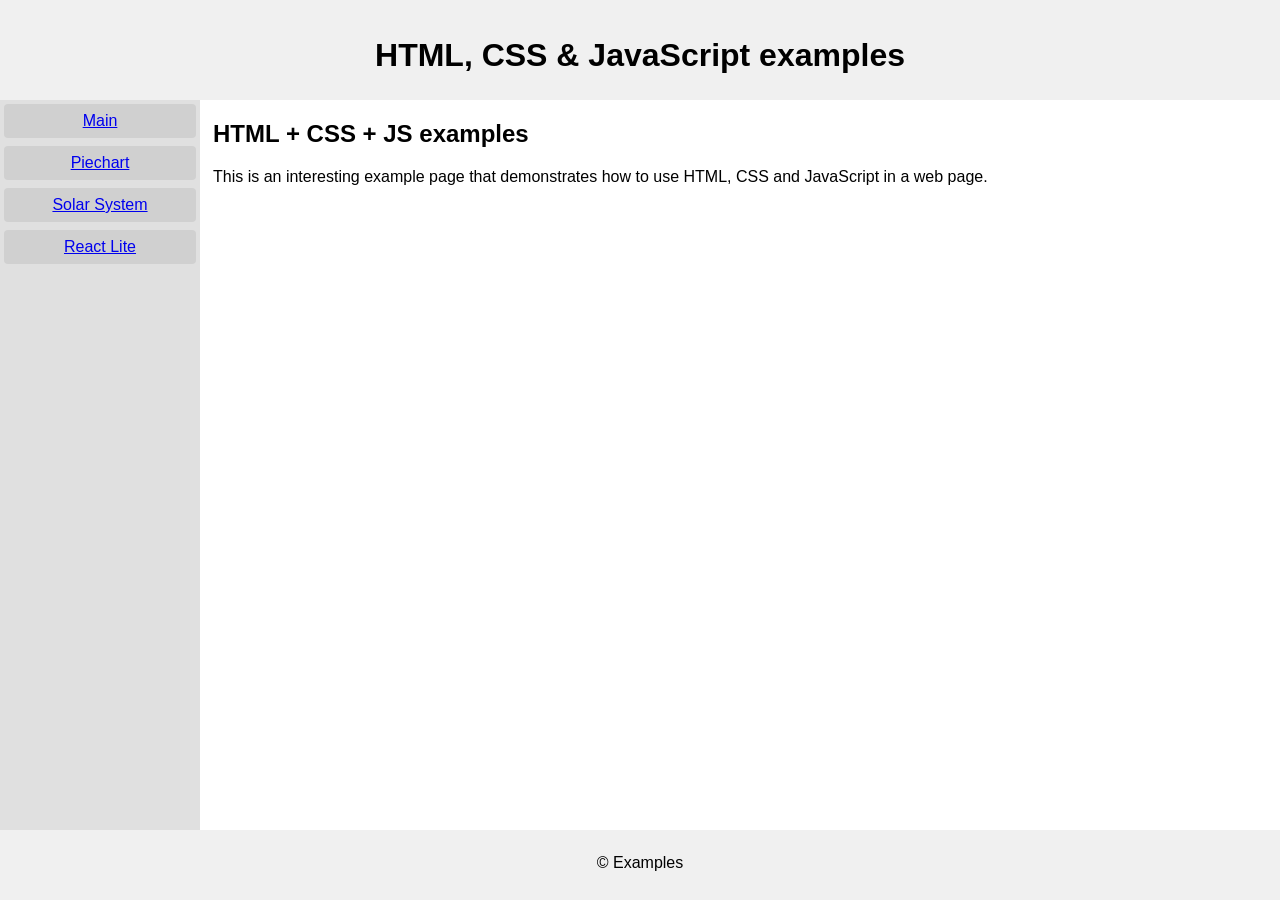
<file: index.html>
<!DOCTYPE html>
<html lang="hu">

<head>
    <meta charset="UTF-8">
    <meta name="viewport" content="width=device-width, initial-scale=1.0">
    <title>HTML + CSS + JS Példák</title>
    <link rel="stylesheet" href="css/main.css">
    <!-- <script src="https://cdn.jsdelivr.net/npm/@tailwindcss/browser@4"></script> -->
</head>

<body class='main-layout'>
    <header class="site-header">
        <h1>HTML, CSS & JavaScript examples</h1>
    </header>

    <nav class="site-nav">
        <ul class="nav-list">
            <li class="nav-item"><a href="main.html" target='main-content'>Main</a></li>
            <li class="nav-item"><a href="samples/sample1/index.html" target='main-content'>Piechart</a></li>
            <li class="nav-item"><a href="samples/sample2/index.html" target='main-content'>Solar System</a></li>
            <li class="nav-item"><a href="samples/sample3/index.html" target='main-content'>React Lite</a></li>
        </ul>
    </nav>
    <div class="splitter"></div>
    <main class="site-content">
        <iframe src="main.html" class='main-content-frame' name='main-content' allowfullscreen width='100%'
            height='100%'></iframe>
    </main>

    <footer class="site-footer">
        <p>&copy; Examples</p>
    </footer>

    <script src="js/main.js"></script>
</body>

</html>
</file>
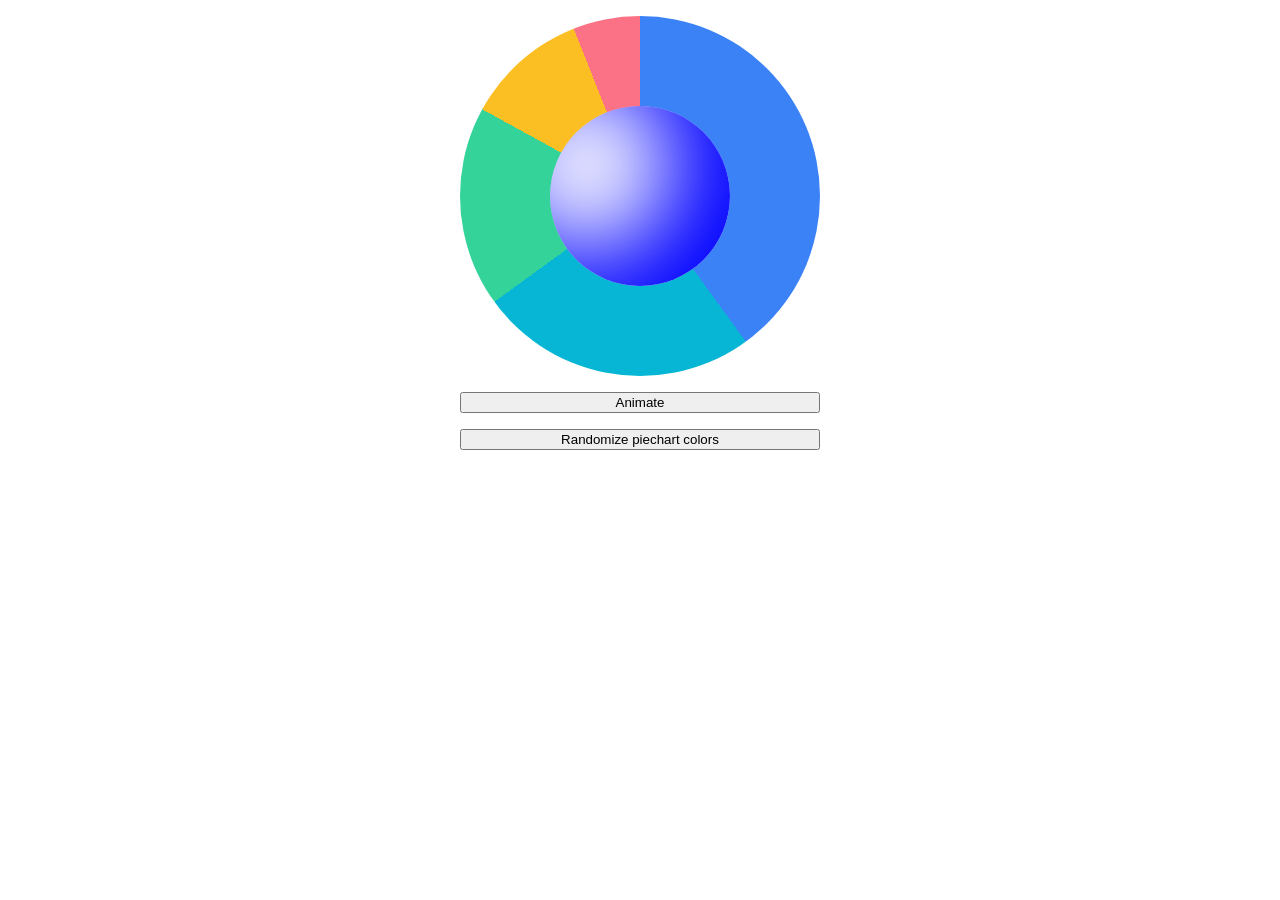
<file: samples/sample1/index.html>
<!DOCTYPE html>
<html lang="hu" lazy-loaded="true">

<head>
    <meta charset="UTF-8">
    <meta name="viewport" content="width=device-width, initial-scale=1.0">
    <title>Piechart + donut chart</title>
    <link rel="stylesheet" href="main.css">
</head>

<body>
    <div class="piechart"></div>
    <button id="animate-btn">Animate</button>
    <button id="randomize-btn">Randomize piechart colors</button>

    <script src="main.js"></script>
</body>

</html>
</file>
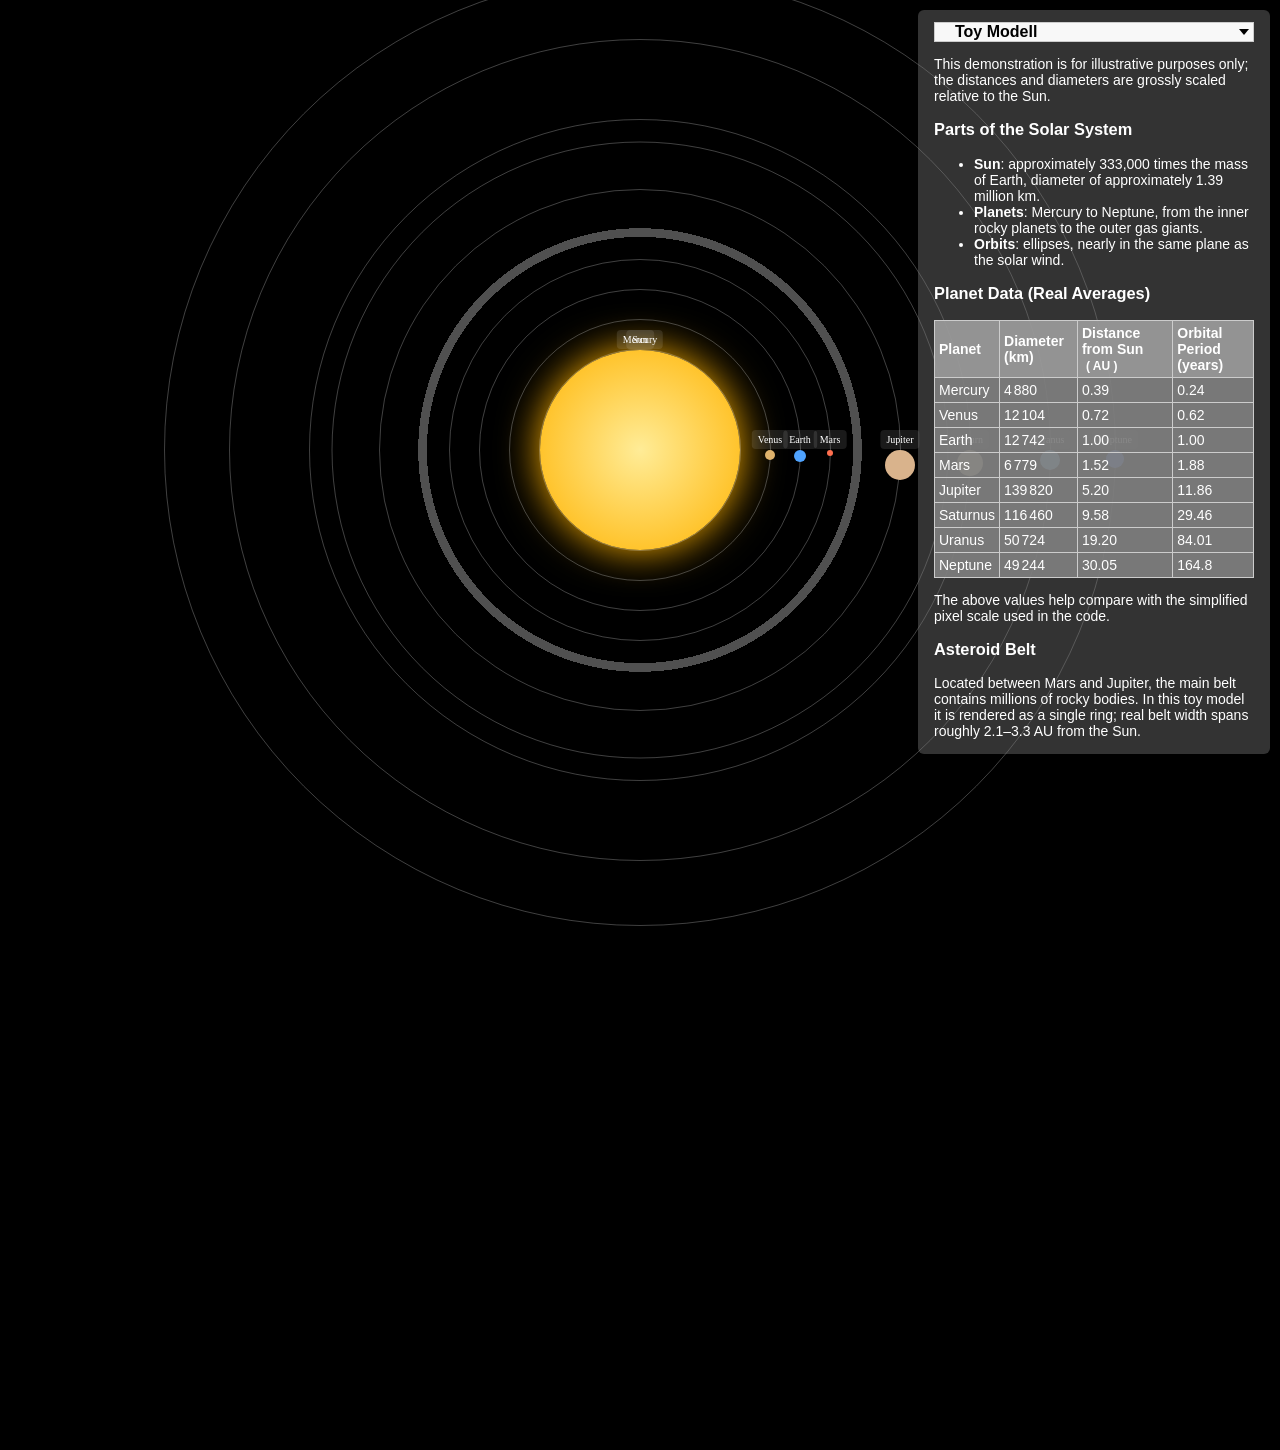
<file: samples/sample2/index.html>
<!DOCTYPE html>
<html lang="hu">

<head>
    <meta charset="UTF-8">
    <title>Solar system - Toy Modell – CSS animation</title>
    <link rel="stylesheet" href="main.css" />
    <link rel="stylesheet" href="infopanel.css" />
</head>

<body>

    <div id="info-panel">
        <button id="toggle-btn" class='toggle-btn open'>
            <h2>Toy Modell</h2>
        </button>

        <div id="info-content">
            <p>This demonstration is for illustrative purposes only; the distances and diameters are grossly scaled
                relative to the Sun.</p>
            <h3>Parts of the Solar System</h3>
            <ul>
                <li><strong>Sun</strong>: approximately 333,000 times the mass of Earth, diameter of approximately 1.39
                    million km.</li>
                <li><strong>Planets</strong>: Mercury to Neptune, from the inner rocky planets to the outer gas giants.
                </li>
                <li><strong>Orbits</strong>: ellipses, nearly in the same plane as the solar wind.</li>
            </ul>
            <h3>Planet Data (Real Averages)</h3>
            <table class='table'>
                <tr>
                    <th>Planet</th>
                    <th>Diameter (km)</th>
                    <th>Distance from Sun <span class='hover-info'> ( AU ) <span class='hover-content'>(Astronomical
                                Unit
                                is
                                149 597 870 700
                                meters,
                                around 150 million km.)</span></span></th>
                    <th>Orbital Period (years)</th>
                </tr>
                <tr>
                    <td>Mercury</td>
                    <td>4 880</td>
                    <td>0.39</td>
                    <td>0.24</td>
                </tr>
                <tr>
                    <td>Venus</td>
                    <td>12 104</td>
                    <td>0.72</td>
                    <td>0.62</td>
                </tr>
                <tr>
                    <td>Earth </td>
                    <td>12 742</td>
                    <td>1.00</td>
                    <td>1.00</td>
                </tr>
                <tr>
                    <td>Mars</td>
                    <td>6 779</td>
                    <td>1.52</td>
                    <td>1.88</td>
                </tr>
                <tr>
                    <td>Jupiter</td>
                    <td>139 820</td>
                    <td>5.20</td>
                    <td>11.86</td>
                </tr>
                <tr>
                    <td>Saturnus</td>
                    <td>116 460</td>
                    <td>9.58</td>
                    <td>29.46</td>
                </tr>
                <tr>
                    <td>Uranus</td>
                    <td>50 724</td>
                    <td>19.20</td>
                    <td>84.01</td>
                </tr>
                <tr>
                    <td>Neptune</td>
                    <td>49 244</td>
                    <td>30.05</td>
                    <td>164.8</td>
                </tr>
            </table>
            <p>The above values help compare with the simplified pixel scale used in the code.</p>
            <h3>Asteroid Belt</h3>
            <p>Located between Mars and Jupiter, the main belt contains millions of rocky bodies. In this toy model it
                is rendered as a single ring; real belt width spans roughly 2.1–3.3 AU from the Sun.</p>
        </div>
    </div>
    <div class="zoom-container" id="zoom">
        <div class="solar-system">
            <div class="sun">
                <span class='name'>Sun</span>
            </div>

            <div class="orbit orbit-mercury">
                <div class="planet mercury">
                    <span class='name'>Mercury</span>
                </div>
            </div>
            <div class="orbit orbit-venus">
                <div class="planet venus">
                    <span class='name'>Venus</span>
                </div>
            </div>
            <div class="orbit orbit-earth">
                <div class="planet earth">
                    <span class='name'>Earth</span>
                </div>
            </div>
            <div class="orbit orbit-mars">
                <div class="planet mars">
                    <span class='name'>Mars</span>
                </div>
            </div>
            <!-- asteroid belt between Mars and Jupiter -->
            <div class="orbit orbit-asteroid">
                <div class="asteroid-belt"></div>
            </div>
            <div class="orbit orbit-jupiter">
                <div class="planet jupiter">
                    <span class='name'>Jupiter</span>
                </div>
            </div>
            <div class="orbit orbit-saturn">
                <div class="planet saturn">
                    <span class='name'>Saturn</span>
                </div>
            </div>
            <div class="orbit orbit-uranus">
                <div class="planet uranus">
                    <span class='name'>Uranus</span>
                </div>
            </div>
            <div class="orbit orbit-neptune">
                <div class="planet neptune">
                    <span class='name'>Neptune</span>
                </div>
            </div>
        </div>
    </div>

    <script>
        /* Simple zoom with mouse wheel */
        let scale = 1;
        const zoom = document.getElementById("zoom");

        window.addEventListener("wheel", e => {
            e.preventDefault();
            scale += e.deltaY * -0.001;
            scale = Math.min(Math.max(0.2, scale), 3);
            zoom.style.transform = `scale(${scale})`;
        }, { passive: false });
    </script>
    <script>
        const info = document.getElementById('info-content');
        const toggleButton = document.getElementById('toggle-btn');
        let visible = true;
        toggleButton.addEventListener('click', () => {
            visible = !visible;
            info.style.display = visible ? 'block' : 'none';
            toggleButton.classList.toggle('closed', !visible);
            toggleButton.classList.toggle('open', visible);
        });
    </script>
</body>

</html>
</file>
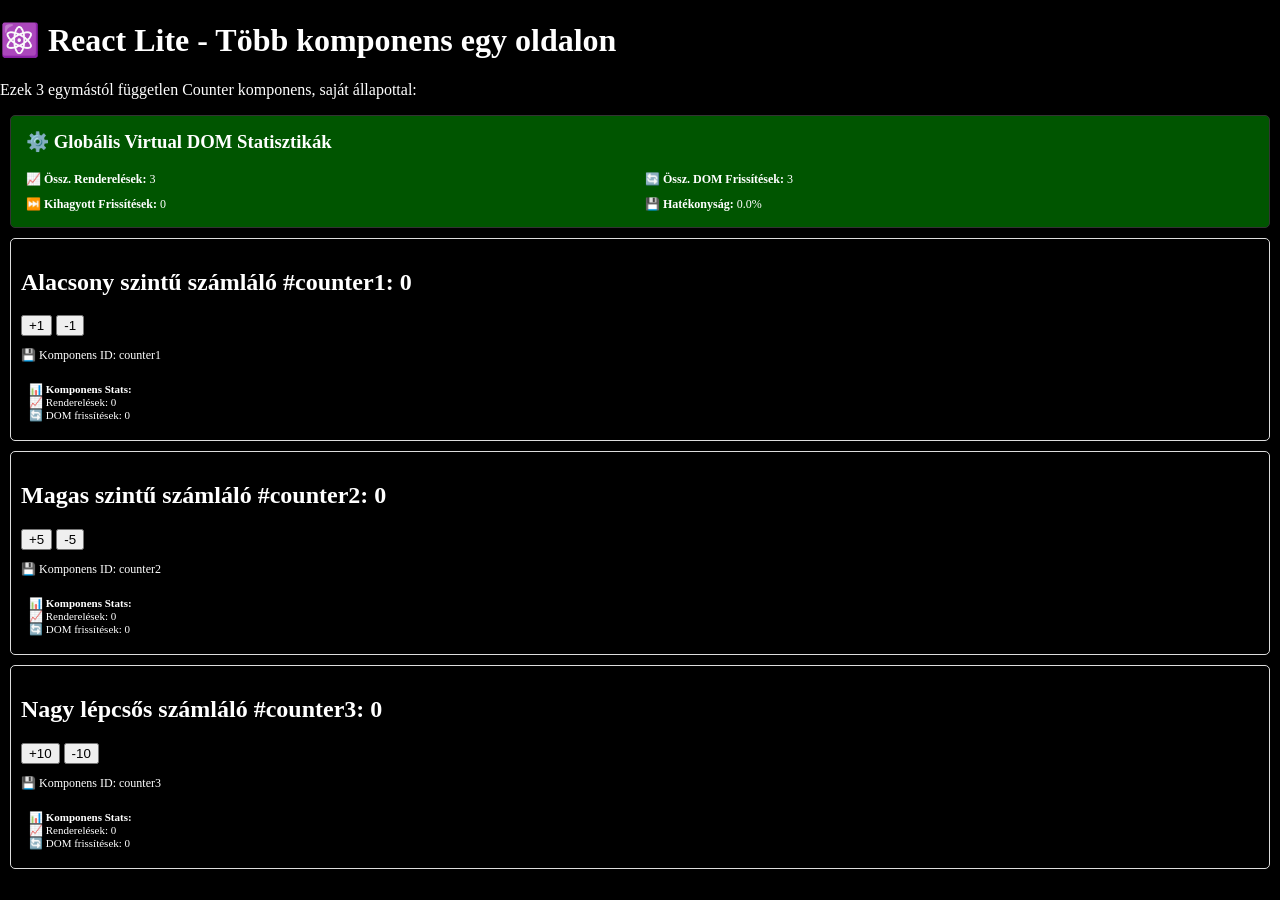
<file: samples/sample3/index.html>
<!DOCTYPE html>
<html lang="hu">

<head>
    <meta charset="UTF-8">
    <title>React Lite - Simple React Implementation</title>
    <link rel="stylesheet" href="main.css" />
</head>

<body>
    <div class="container">
        <h1>⚛️ React Lite - Több komponens egy oldalon</h1>
        <p>Ezek 3 egymástól független Counter komponens, saját állapottal:</p>

        <div id="global-monitor"></div>

        <div id="root1"></div>
        <div id="root2"></div>
        <div id="root3"></div>
    </div>

    <!-- <script src="reactLite-core.js"></script>
    <script src="counter-app.js"></script> -->
    <script type="module" src="main.js"></script>

</body>

</html>
</file>
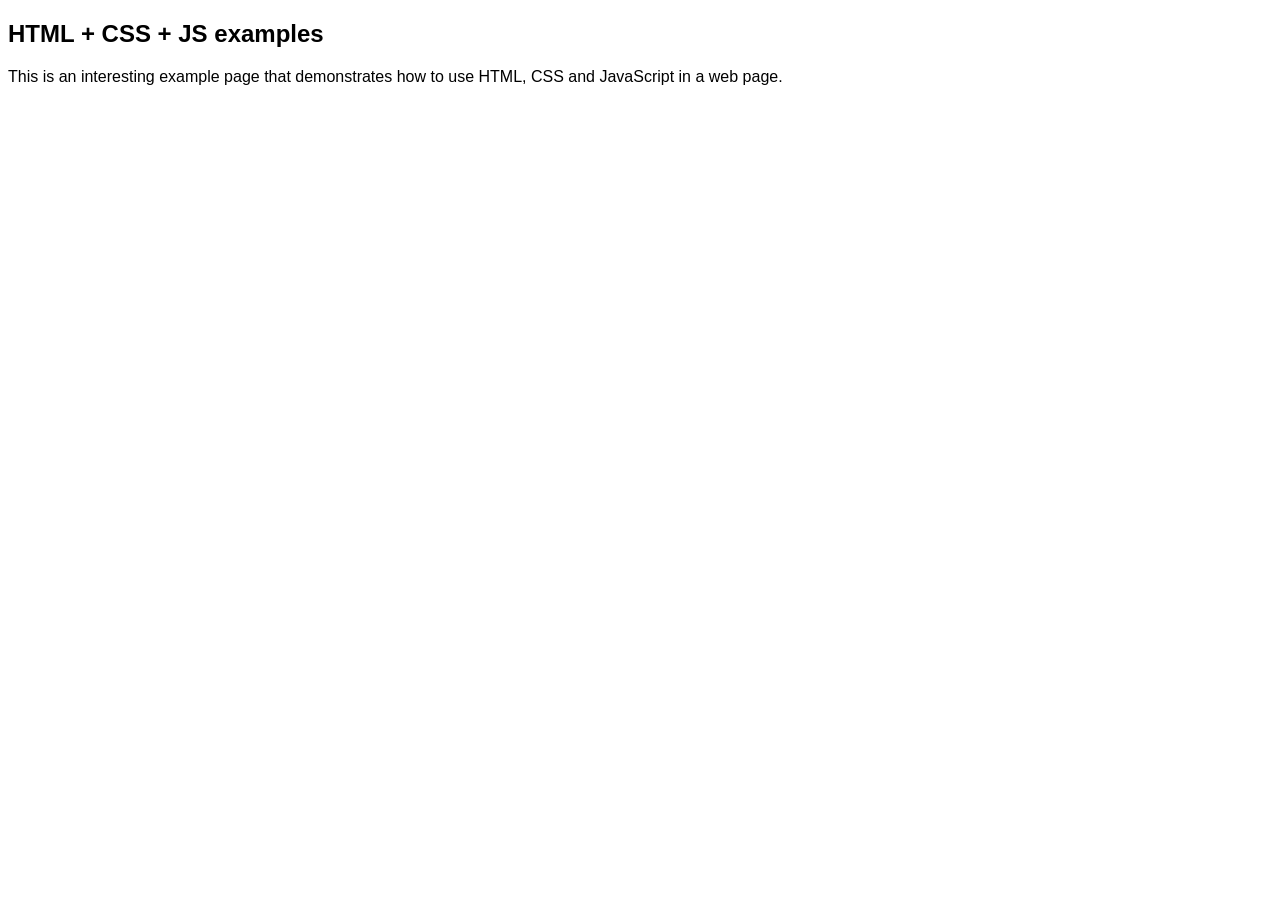
<file: main.html>
<!DOCTYPE html>
<html lang="hu">

<head>
    <meta charset="UTF-8">
    <meta name="viewport" content="width=device-width, initial-scale=1.0">
    <title>HTML + CSS + JS examples</title>
    <link rel="stylesheet" href="css/main.css">
</head>

<body>
    <h2>HTML + CSS + JS examples</h2>
    <p>This is an interesting example page that demonstrates how to use HTML, CSS and JavaScript in a web page.</p>


    <script src="js/main.js"></script>
</body>

</html>
</file>
<file: css/main.css>
:root {
  --bgcolor: #ffffff;
}

html {
  font-family: 'Segoe UI', Tahoma, Geneva, Verdana, sans-serif;
  background: var(--bgcolor);

  .splitter {
    width: 5px;
    cursor: col-resize;
    background-color: var(--bgcolor);
    &:hover {
      background-color: #aaa;
    }
  }

  body.main-layout {
    display: grid;
    padding: 0;
    margin: 0;
    min-height: 100vh;
    /* grid-template-areas:
      'header header'
      'navbar content'
      'footer footer';
    grid-template-columns: 200px 1fr auto; */
    grid-template-columns: 200px 5px 1fr;
    grid-template-areas:
      'header header header'
      'navbar splitter content'
      'footer footer footer';

    grid-template-rows: 100px 1fr 70px;
    .main-content-frame {
      border: 0;
      margin: 0;
      padding: 0;
    }

    .site-header {
      grid-area: header;
      background: #f0f0f0;
      padding: 1rem;
      text-align: center;
    }
    .site-nav {
      grid-area: navbar;
      background: #e0e0e0;
      padding: 0;

      .nav-list {
        list-style: none;
        padding: 4px;
        margin: 0;
        display: flex;
        flex-direction: column;
        gap: 0.5rem;
        .nav-item {
          padding: 0.5rem;
          background: #d0d0d0;
          border-radius: 4px;
          text-align: center;
          cursor: pointer;
          &:hover {
            background-color: #c0c0c0;
          }
        }
      }
    }
    .site-content {
      grid-area: content;
      padding: 0;
    }
    .site-footer {
      grid-area: footer;
      background: #f0f0f0;
      padding: 0.5rem;
      text-align: center;
    }
  }
}
</file>
<file: samples/sample1/main.css>
@import url(../../css/main.css);

body {
  margin: 0;
  padding: 1rem;
  display: grid;
  gap: 1rem;
  /*align-items: center;*/
  justify-content: center;
}

.piechart {
  width: 360px;
  aspect-ratio: 1 / 1;
  border-radius: 9999px;
  position: relative;
  background: conic-gradient(
    rgb(59, 130, 246) 0%,
    rgb(59, 130, 246) 40%,
    rgb(6, 182, 212) 40%,
    rgb(6, 182, 212) 65%,
    rgb(52, 211, 153) 65%,
    rgb(52, 211, 153) 83%,
    rgb(251, 191, 36) 83%,
    rgb(251, 191, 36) 94%,
    rgb(251, 113, 133) 94%,
    rgb(251, 113, 133) 100%
  );
  &.animated {
    animation: spin2 4s linear infinite;
    ::after {
      animation: spin 3s linear infinite;
    }
  }
}

.piechart::after {
  content: '';
  position: absolute;
  inset: 25%;
  background: var(--bgcolor);
  border-radius: 9999px;
  box-shadow: inset -54px -31px 98px blue;
  /*animation: spin 3s linear infinite;*/
}

@keyframes spin {
  from {
    transform: rotate(0deg);
  }

  to {
    transform: rotate(360deg);
  }
}

@keyframes spin2 {
  from {
    transform: rotate(0deg);
  }

  to {
    transform: rotate(360deg);
  }
}
</file>
<file: samples/sample2/main.css>
body {
  background: #000;
  margin: 0;
  overflow: hidden;
}

/* Zoomable container */
.zoom-container {
  width: 100vw;
  height: 100vh;
  display: flex;
  justify-content: center;
  align-items: center;
  transform-origin: center center;
}

.solar-system {
  position: relative;
  width: 2000px;
  height: 2000px;

  .name {
    position: fixed;
    top: -20px;
    left: 50%;
    transform: translateX(-50%);
    color: #fff;
    font-size: 10px;
    white-space: nowrap;
    padding: 4px 6px;
    border-radius: 4px;
    background-color: rgba(255, 255, 255, 0.1);
  }

  /* Sun */
  .sun {
    position: absolute;
    width: 200px;
    height: 200px;
    background: radial-gradient(circle, #ffec97, #ffb300);
    border-radius: 50%;
    top: 50%;
    left: 50%;
    transform: translate(-50%, -50%);
    box-shadow: 0 0 40px #ffb300;
  }
}

/* Orbits */
.orbit {
  position: absolute;
  border: 1px solid rgba(255, 255, 255, 0.25);
  border-radius: 50%;
  top: 50%;
  left: 50%;
  transform: translate(-50%, -50%);
  animation: orbit linear infinite;

  .planet {
    position: absolute;
    border-radius: 50%;
    top: 50%;
    left: 50%;
    transform: translateX(var(--radius));
    transform-origin: calc(-1 * var(--radius)) center;
  }
}

/* Planets */

@keyframes orbit {
  from {
    transform: translate(-50%, -50%) rotate(0deg);
  }

  to {
    transform: translate(-50%, -50%) rotate(360deg);
  }
}

/* --- Planet data --- */

/* Mercury */
.orbit-mercury {
  width: 200px;
  height: 200px;
  animation-duration: 2.4s;
}

.mercury {
  --diameter: 4px;
  --radius: calc(100px - var(--diameter) / 2) /* --radius: 100px; */
    width: var(--diameter);
  height: var(--diameter);
  background: #bbb;
}

/* VVenus */
.orbit-venus {
  width: 260px;
  height: 260px;
  animation-duration: 6.2s;
}

.venus {
  --diameter: 10px;
  width: var(--diameter);
  height: var(--diameter);
  background: #e0b36b;
  --radius: calc(130px - var(--diameter) / 2);
}

/* Earth */
.orbit-earth {
  width: 320px;
  height: 320px;
  animation-duration: 10s;
}

.earth {
  --diameter: 12px;
  width: var(--diameter);
  height: var(--diameter);
  background: #4fa3ff;
  --radius: calc(160px - var(--diameter) / 2);
}

/* Mars */
.orbit-mars {
  width: 380px;
  height: 380px;
  animation-duration: 18.8s;
}

.mars {
  --diameter: 6px;
  width: var(--diameter);
  height: var(--diameter);
  background: #ff6f4f;
  --radius: calc(190px - var(--diameter) / 2);
}

/* Asteroid belt */
/* place between Mars (380px) and Jupiter (520px) orbits */
.orbit-asteroid {
  /* --diameter: 480px; */
  --diameter: 615px; /*TODO check value */
  width: var(--diameter);
  height: var(--diameter);
  animation-duration: 70s;
}
.asteroid-belt {
  position: absolute;
  width: 100%;
  height: 100%;
  top: 0;
  left: 0;
  background: radial-gradient(
    circle,
    transparent 49%,
    rgba(200, 200, 200, 0.4) 49%,
    rgba(200, 200, 200, 0.4) 51%,
    transparent 51%
  );
  border-radius: 50%;
}

/* Jupiter */
.orbit-jupiter {
  width: 520px;
  height: 520px;
  animation-duration: 118.6s;
}

.jupiter {
  --diameter: 30px;
  width: var(--diameter);
  height: var(--diameter);
  background: #d9b38c;
  --radius: calc(260px - var(--diameter) / 2);
}

/* Saturn */
.orbit-saturn {
  width: 660px;
  height: 660px;
  animation-duration: 294.6s;
}

.saturn {
  --diameter: 26px;
  width: var(--diameter);
  height: var(--diameter);
  background: #e8d3a2;
  --radius: calc(330px - var(--diameter) / 2);
}

/* Uranus */
.orbit-uranus {
  width: 820px;
  height: 820px;
  animation-duration: 840s;
}

.uranus {
  --diameter: 20px;
  width: var(--diameter);
  height: var(--diameter);
  background: #7fc7ff;
  --radius: calc(410px - var(--diameter) / 2);
}

/* Neptune */
.orbit-neptune {
  width: 950px;
  height: 950px;
  animation-duration: 1648s;
}

.neptune {
  --diameter: 18px;
  width: var(--diameter);
  height: var(--diameter);
  background: #497cff;
  --radius: calc(475px - var(--diameter) / 2);
}
</file>
<file: samples/sample2/infopanel.css>
/* info panel */
#info-panel {
  position: fixed;
  top: 10px;
  right: 10px;
  width: 320px;
  max-height: 80vh;
  background: rgba(128, 128, 128, 0.4);
  color: #fff;
  padding: 12px 16px;
  border-radius: 6px;
  font-family: sans-serif;
  font-size: 14px;
  z-index: 1000;
  overflow: auto;
}

#info-panel h2 {
  margin: 0 0 8px;
  font-size: 16px;
}

.toggle-btn {
  position: relative;
  padding-left: 20px;
  border: 1px solid #ccc;
  background: #f8f8f8;
  cursor: pointer;
}

#info-panel .toggle-btn {
  display: flex;
  align-items: center;
  justify-content: space-between;
  width: 100%;
  cursor: pointer;
  position: relative;

  &::after {
    content: '';
    position: absolute;
    right: 4px;
    top: 50%;
    transform: translateY(-50%);
    width: 0;
    height: 0;
    border-left: 5px solid transparent;
    border-right: 5px solid transparent;
  }
  &.open::after {
    border-top: 6px solid #000;
  }
  &.closed::after {
    border-bottom: 6px solid #000;
  }

  h2 {
    margin: 0;
    padding: 0;
    font-size: 16px;
    line-height: 1;
  }
}

.hover-info {
  position: relative;
  display: inline-block;
  margin-left: 4px;
  font-size: 12px;
  /* color: #ccc; */
  cursor: help;
  .hover-content {
    visibility: hidden;
    width: 220px;
    background-color: rgba(128, 128, 0, 0.9);
    color: #fff;
    text-align: left;
    border-radius: 6px;
    padding: 8px;
    position: absolute;
    z-index: 1;
    bottom: 125%;
    left: 50%;
    transform: translateX(-50%);
    opacity: 0;
    transition: opacity 0.3s;
  }
  &:hover .hover-content {
    visibility: visible;
    opacity: 1;
  }
}

.table {
  width: 100%;
  border-collapse: collapse;
  margin-top: 12px;
  background-color: rgba(128, 128, 128, 0.9);
  th {
    background-color: rgba(255, 255, 255, 0.2);
    padding: 4px;
    border: 1px solid #ccc;
    text-align: left;
  }
  td {
    padding: 4px;
    border: 1px solid #ccc;
  }
}
</file>
<file: samples/sample3/main.css>
body {
  background: #000;
  margin: 0;
  overflow: hidden;
  color: #fff;
}
</file>
